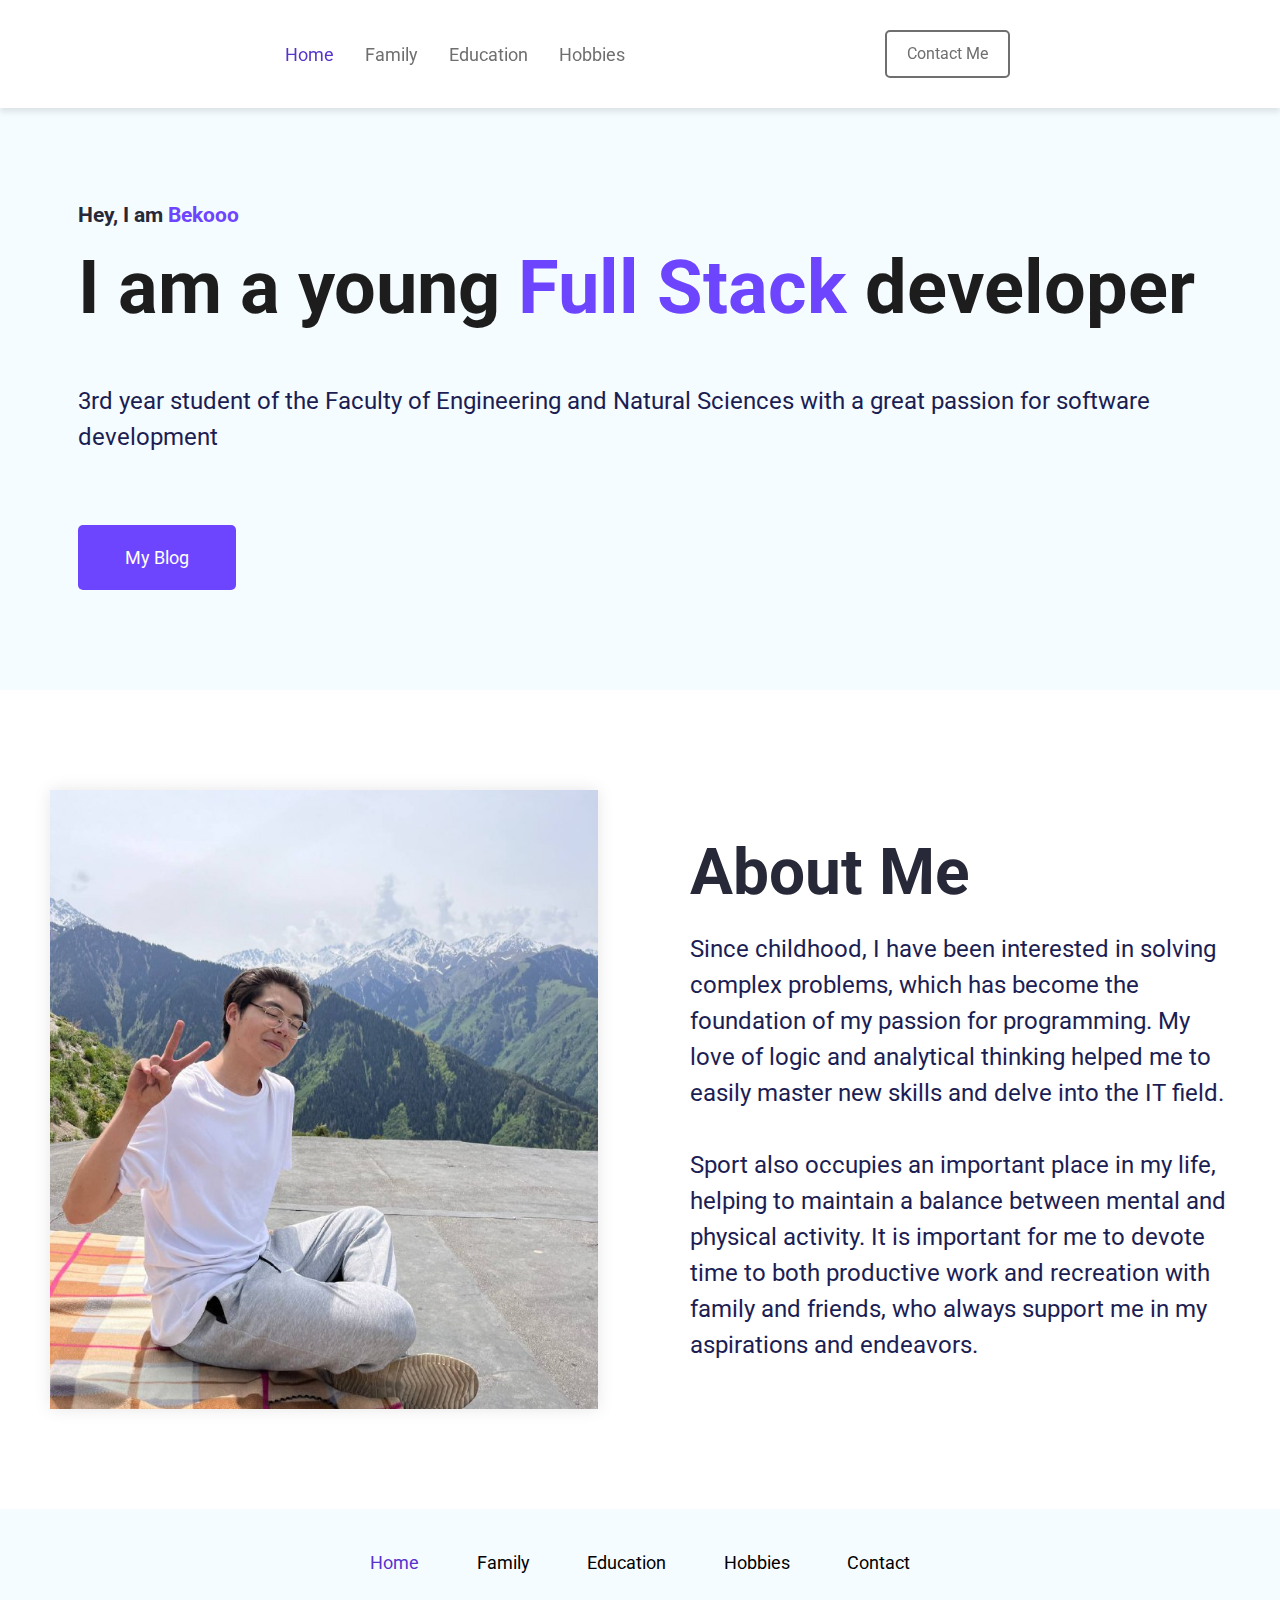
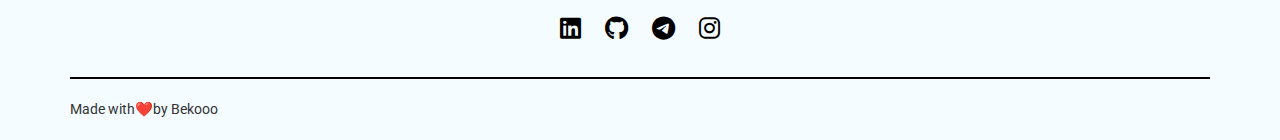
<file: index.html>
<!DOCTYPE html>
<html lang="en">
<head>
    <meta charset="UTF-8">
    <meta name="viewport" content="width=device-width, initial-scale=1.0">
    <link rel="preconnect" href="https://fonts.googleapis.com">
    <link rel="preconnect" href="https://fonts.gstatic.com" crossorigin>
    <link href="https://fonts.googleapis.com/css2?family=Roboto:ital,wght@0,100;0,300;0,400;0,500;0,700;0,900;1,100;1,300;1,400;1,500;1,700;1,900&display=swap" rel="stylesheet">
    <link rel="stylesheet" href="styles/index.css">
    <link rel="stylesheet" href="https://cdnjs.cloudflare.com/ajax/libs/font-awesome/6.0.0-beta3/css/all.min.css">
    <title>About me</title>
</head>
<body>
    <header>
        <div class="header-container">
            <div class="nav-container">
                <nav class="nav">
                    <div class="burger">
                        <div class="line"></div>
                        <div class="line"></div>
                        <div class="line"></div>
                    </div>
                    <ul class="nav-links">
                        <li><a style="color: #5633cc;" href="index.html">Home</a></li>
                        <li><a href="family.html">Family</a></li>
                        <li><a href="education.html">Education</a></li>
                        <li><a href="hobbies.html">Hobbies</a></li>
                    </ul>
                    <a href="contact.html" class="contact-button">Contact Me</a>
                </nav>
            </div>
            <div class="intro-section">
                <h3>Hey, I am <span class="highlight">Bekooo</span></h3>
                <h1>I am a young <span class="highlight">Full Stack</span> developer</h1>
                <p>3rd year student of the Faculty of Engineering and Natural Sciences with a great passion for software development</p>
                <a href="https://t.me/BekosRoom" target="_blank" class="blog-button">My Blog</a>
            </div>
        </div>
    </header>

    <!-- ABOUT ME -->
    <section>
        <div class="section1-container">
            <div class="image-placeholder"></div>
            <div class="about-text">
                <h1>About Me</h1>
                <p>
                    Since childhood, I have been interested in solving complex problems, which has become the foundation of my passion for programming. My love of logic and analytical thinking helped me to easily master new skills and delve into the IT field. <br><br>
                    Sport also occupies an important place in my life, helping to maintain a balance between mental and physical activity. It is important for me to devote time to both productive work and recreation with family and friends, who always support me in my aspirations and endeavors.
                </p>
            </div>
        </div>
    </section>

    <!-- FOOTER -->
    <footer>
        <div class="footer-container">
            <nav class="footer-nav">
                <a style="color: #5633cc;" href="index.html">Home</a>
                <a href="family.html">Family</a>
                <a href="education.html">Education</a>
                <a href="hobbies.html">Hobbies</a>
                <a href="contact.html">Contact</a>
            </nav>
    
            <div class="social-media">
                <a href="https://www.linkedin.com/in/bekzhan-toktamyssov-635205290" target="_blank"><i class="fab fa-linkedin"></i></a>
                <a href="https://github.com/Bekomeow" target="_blank"><i class="fab fa-github"></i></a>
                <a href="https://t.me/toktamyssoff" target="_blank"><i class="fab fa-telegram"></i></a>
                <a href="https://www.instagram.com/toktamyssoff/profilecard/?igsh=OXo2OHhnY296ZXZj" target="_blank"><i class="fab fa-instagram"></i></a>
            </div>

            <div class="footer-line"></div>
    
            <p class="footer-credit">Made with <span>❤️</span> by Bekooo</p>

        </div>
    </footer>
</body>
</html>
</file>
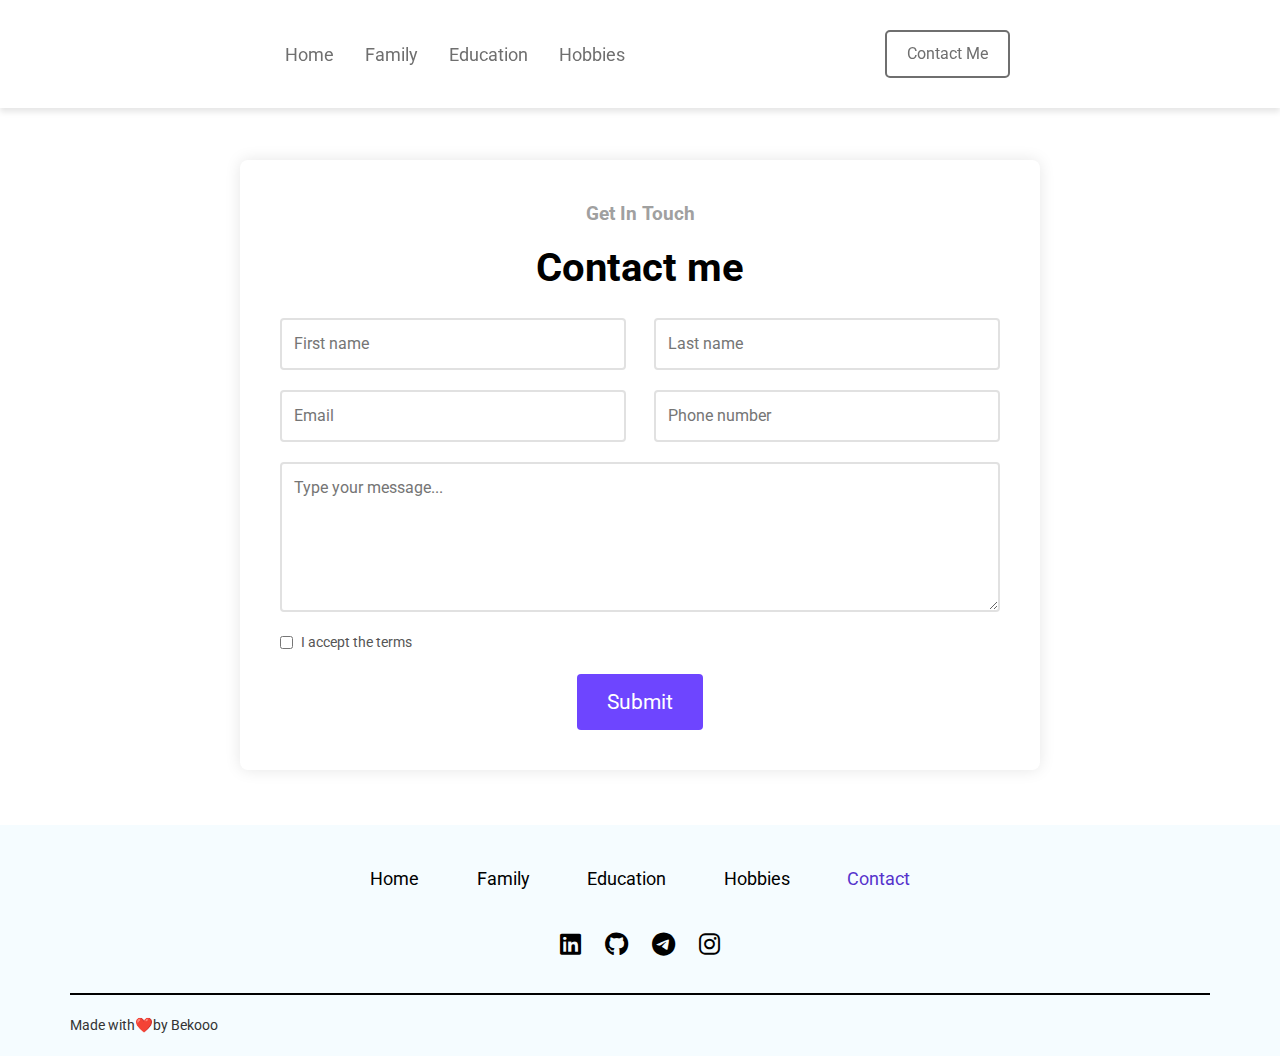
<file: contact.html>
<!DOCTYPE html>
<html lang="en">
<head>
    <meta charset="UTF-8">
    <meta name="viewport" content="width=device-width, initial-scale=1.0">
    <link rel="preconnect" href="https://fonts.googleapis.com">
    <link rel="preconnect" href="https://fonts.gstatic.com" crossorigin>
    <link href="https://fonts.googleapis.com/css2?family=Roboto:ital,wght@0,100;0,300;0,400;0,500;0,700;0,900;1,100;1,300;1,400;1,500;1,700;1,900&display=swap" rel="stylesheet">
    <link rel="stylesheet" href="styles/contact.css">
    <link rel="stylesheet" href="https://cdnjs.cloudflare.com/ajax/libs/font-awesome/6.0.0-beta3/css/all.min.css">
    <title>Contact</title>
</head>
<body>
    <header>
        <div class="nav-container">
            <nav class="nav">
                <div class="burger">
                    <div class="line"></div>
                    <div class="line"></div>
                    <div class="line"></div>
                </div>
                <ul class="nav-links">
                    <li><a href="index.html">Home</a></li>
                    <li><a href="family.html">Family</a></li>
                    <li><a href="education.html">Education</a></li>
                    <li><a href="hobbies.html">Hobbies</a></li>
                </ul>
                <a href="contact.html" class="contact-button">Contact Me</a>
            </nav>
        </div>
    </header>

    <section class="contact-section">
        <div class="contact-container">
            <h3>Get In Touch</h3>
            <h1>Contact me</h1>
            <form class="contact-form">
                <div class="form-group">
                    <input type="text" name="first_name" placeholder="First name" required>
                    <input type="text" name="last_name" placeholder="Last name" required>
                </div>
                <div class="form-group">
                    <input type="email" name="email" placeholder="Email" required>
                    <input type="tel" name="phone" placeholder="Phone number">
                </div>
                <div class="form-group">
                    <textarea name="message" placeholder="Type your message..." required></textarea>
                </div>
                <div class="terms">
                    <input type="checkbox" id="terms" name="terms" required>
                    <label for="terms">I accept the terms</label>
                </div>
                <button type="submit">Submit</button>
            </form>
        </div>
    </section>

    <!-- FOOTER -->
    <footer>
        <div class="footer-container">
            <nav class="footer-nav">
                <a href="index.html">Home</a>
                <a href="family.html">Family</a>
                <a href="education.html">Education</a>
                <a href="hobbies.html">Hobbies</a>
                <a style="color: #5633cc;" href="contact.html">Contact</a>
            </nav>
    
            <div class="social-media">
                <a href="https://www.linkedin.com/in/bekzhan-toktamyssov-635205290" target="_blank"><i class="fab fa-linkedin"></i></a>
                <a href="https://github.com/Bekomeow" target="_blank"><i class="fab fa-github"></i></a>
                <a href="https://t.me/toktamyssoff" target="_blank"><i class="fab fa-telegram"></i></a>
                <a href="https://www.instagram.com/toktamyssoff/profilecard/?igsh=OXo2OHhnY296ZXZj" target="_blank"><i class="fab fa-instagram"></i></a>
            </div>

            <div class="footer-line"></div>
    
            <p class="footer-credit">Made with <span>❤️</span> by Bekooo</p>

        </div>
    </footer>
</body>
</html>
</file>
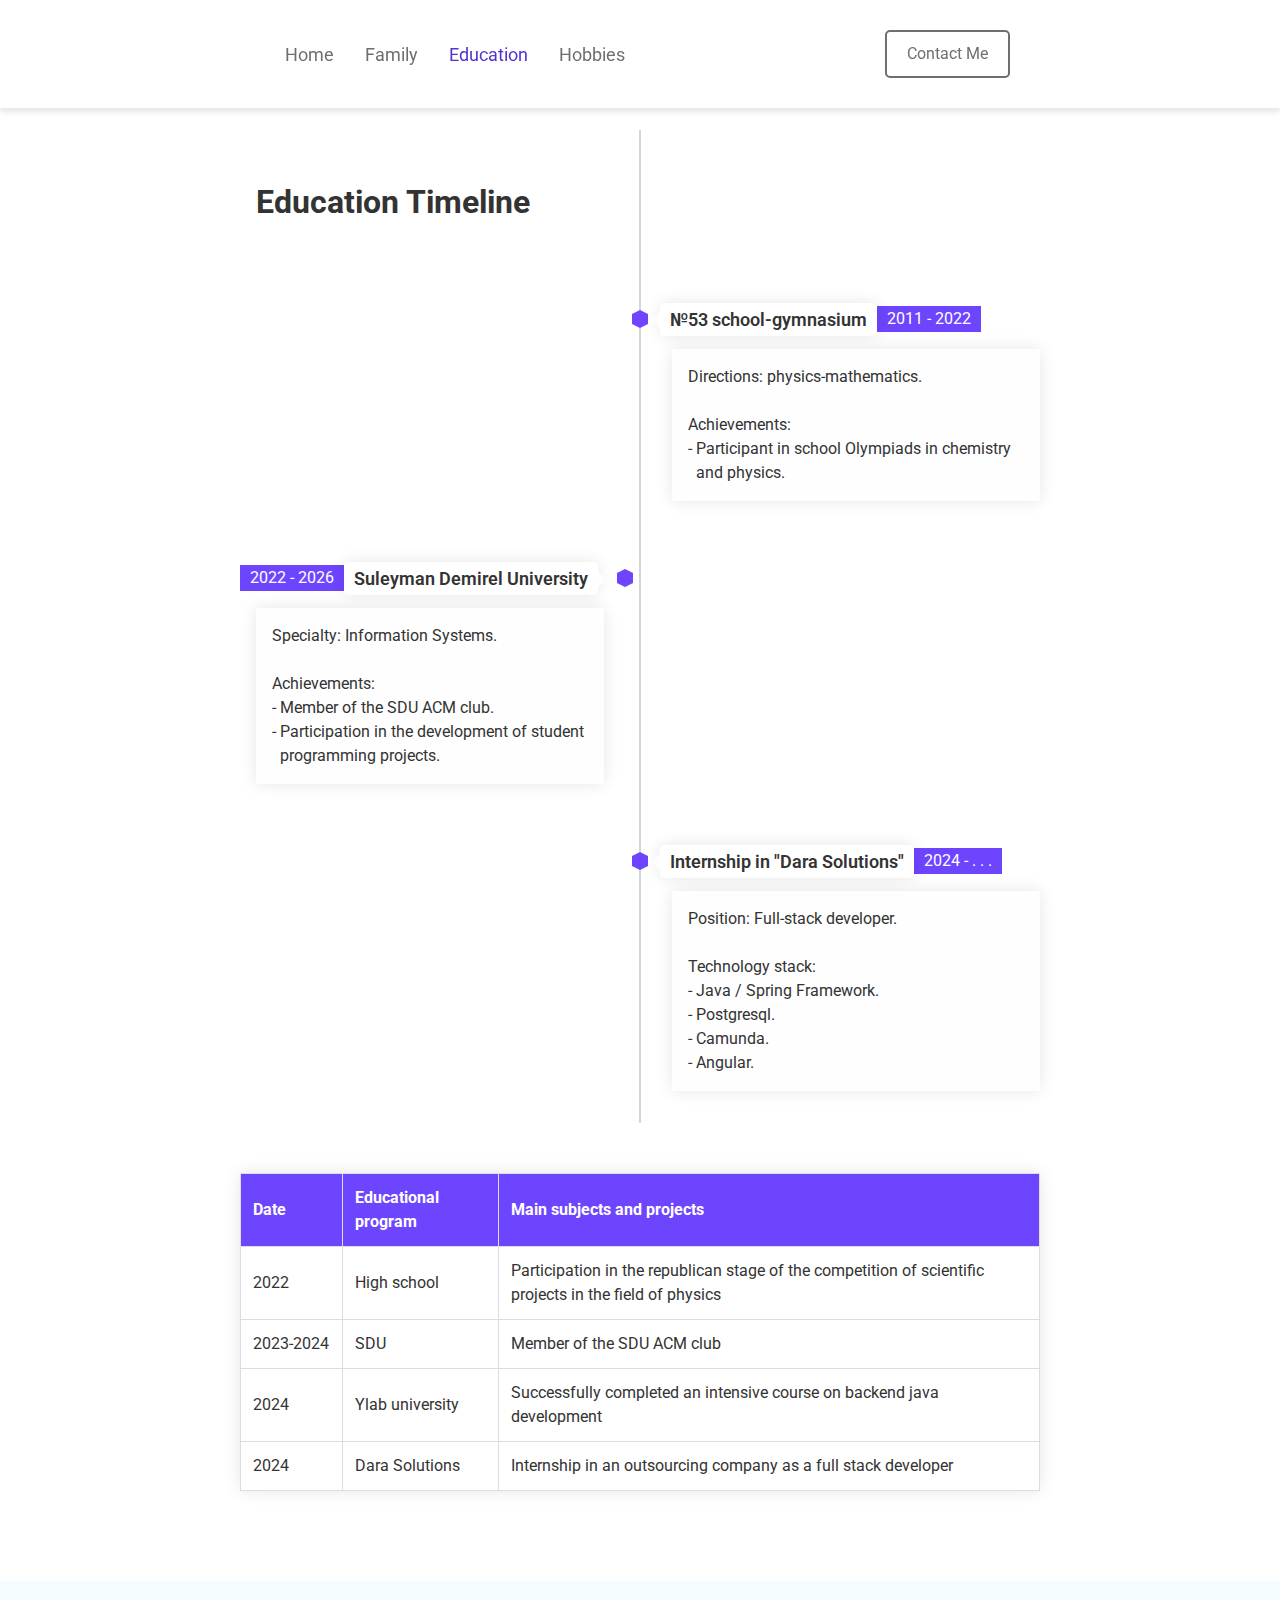
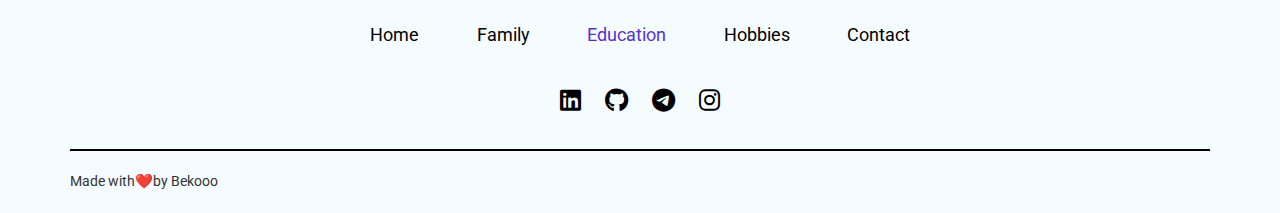
<file: education.html>
<!DOCTYPE html>
<html lang="en">
<head>
    <meta charset="UTF-8">
    <meta name="viewport" content="width=device-width, initial-scale=1.0">
    <link rel="preconnect" href="https://fonts.googleapis.com">
    <link rel="preconnect" href="https://fonts.gstatic.com" crossorigin>
    <link href="https://fonts.googleapis.com/css2?family=Roboto:ital,wght@0,100;0,300;0,400;0,500;0,700;0,900;1,100;1,300;1,400;1,500;1,700;1,900&display=swap" rel="stylesheet">
    <link rel="stylesheet" href="styles/education.css">
    <link rel="stylesheet" href="https://cdnjs.cloudflare.com/ajax/libs/font-awesome/6.0.0-beta3/css/all.min.css">
    <title>Education</title>
</head>
<body>
    <header>
        <div class="nav-container">
            <nav class="nav">
                <div class="burger">
                    <div class="line"></div>
                    <div class="line"></div>
                    <div class="line"></div>
                </div>
                <ul class="nav-links">
                    <li><a href="index.html">Home</a></li>
                    <li><a href="family.html">Family</a></li>
                    <li><a style="color: #5633cc;" href="education.html">Education</a></li>
                    <li><a href="hobbies.html">Hobbies</a></li>
                </ul>
                <a href="contact.html" class="contact-button">Contact Me</a>
            </nav>
        </div>
    </header>

    <!-- EDUCATION -->
    <section>
        <div class="education-container">
            <ul class="timeline">
                <li>
                    <h2>Education Timeline</h2>
                </li>
                <!-- Item 1 -->
                <li>
                    <div class="direction-r">
                        <div class="flag-wrapper">
                            <span class="hexa"></span>
                            <span class="flag">№53 school-gymnasium</span>
                            <span class="time-wrapper"><span class="time">2011 - 2022</span></span>
                        </div>
                        <div class="desc">
                            Directions: physics-mathematics.<br><br>
                            Achievements:<br>
                            - Participant in school Olympiads in chemistry &nbsp;&nbsp;and physics.
                        </div>
                    </div>
                </li>
              
                <!-- Item 2 -->
                <li>
                    <div class="direction-l">
                        <div class="flag-wrapper">
                            <span class="hexa"></span>
                            <span class="flag">Suleyman Demirel University</span>
                            <span class="time-wrapper"><span class="time">2022 - 2026</span></span>
                        </div>
                        <div class="desc">
                            Specialty: Information Systems.<br><br>
                            Achievements:<br>
                            - Member of the SDU ACM club.<br>
                            - Participation in the development of student &nbsp;&nbsp;programming projects.
                        </div>
                    </div>
                </li>
              
                <!-- Item 3 -->
                <li>
                    <div class="direction-r">
                        <div class="flag-wrapper">
                            <span class="hexa"></span>
                            <span class="flag">Internship in "Dara Solutions"</span>
                            <span class="time-wrapper"><span class="time">2024 - . . .</span></span>
                        </div>
                        <div class="desc">
                            Position: Full-stack developer.<br><br>
                            Technology stack:<br>
                            - Java / Spring Framework.<br>
                            - Postgresql.<br>
                            - Camunda.<br>
                            - Angular.
                        </div>
                    </div>
                </li>
            </ul>
        </div>
    </section>

    <section>
        <div class="table-container">
            <table >
                <thead>
                    <tr>
                        <th class="th-date">Date</th>
                        <th>Educational program</th>
                        <th>Main subjects and projects</th>
                    </tr>
                </thead>
                <tbody>
                    <tr>
                        <td>2022</td>
                        <td>High school</td>
                        <td>Participation in the republican stage of the competition of scientific projects in the field of physics</td>
                    </tr>
                    <tr>
                        <td>2023-2024</td>
                        <td>SDU</td>
                        <td>Member of the SDU ACM club</td>
                    </tr>
                    <tr>
                        <td>2024</td>
                        <td>Ylab university</td>
                        <td>Successfully completed an intensive course on backend java development</td>
                    </tr>
                    <tr>
                        <td>2024</td>
                        <td>Dara Solutions</td>
                        <td>Internship in an outsourcing company as a full stack developer</td>
                    </tr>
                </tbody>
            </table>
        </div>
    </section>

    <!-- FOOTER -->
    <footer>
        <div class="footer-container">
            <nav class="footer-nav">
                <a href="index.html">Home</a>
                <a href="family.html">Family</a>
                <a style="color: #5633cc;" href="education.html">Education</a>
                <a href="hobbies.html">Hobbies</a>
                <a href="contact.html">Contact</a>
            </nav>
    
            <div class="social-media">
                <a href="https://www.linkedin.com/in/bekzhan-toktamyssov-635205290" target="_blank"><i class="fab fa-linkedin"></i></a>
                <a href="https://github.com/Bekomeow" target="_blank"><i class="fab fa-github"></i></a>
                <a href="https://t.me/toktamyssoff" target="_blank"><i class="fab fa-telegram"></i></a>
                <a href="https://www.instagram.com/toktamyssoff/profilecard/?igsh=OXo2OHhnY296ZXZj" target="_blank"><i class="fab fa-instagram"></i></a>
            </div>

            <div class="footer-line"></div>
    
            <p class="footer-credit">Made with <span>❤️</span> by Bekooo</p>

        </div>
    </footer>
</body>
</html>
</file>
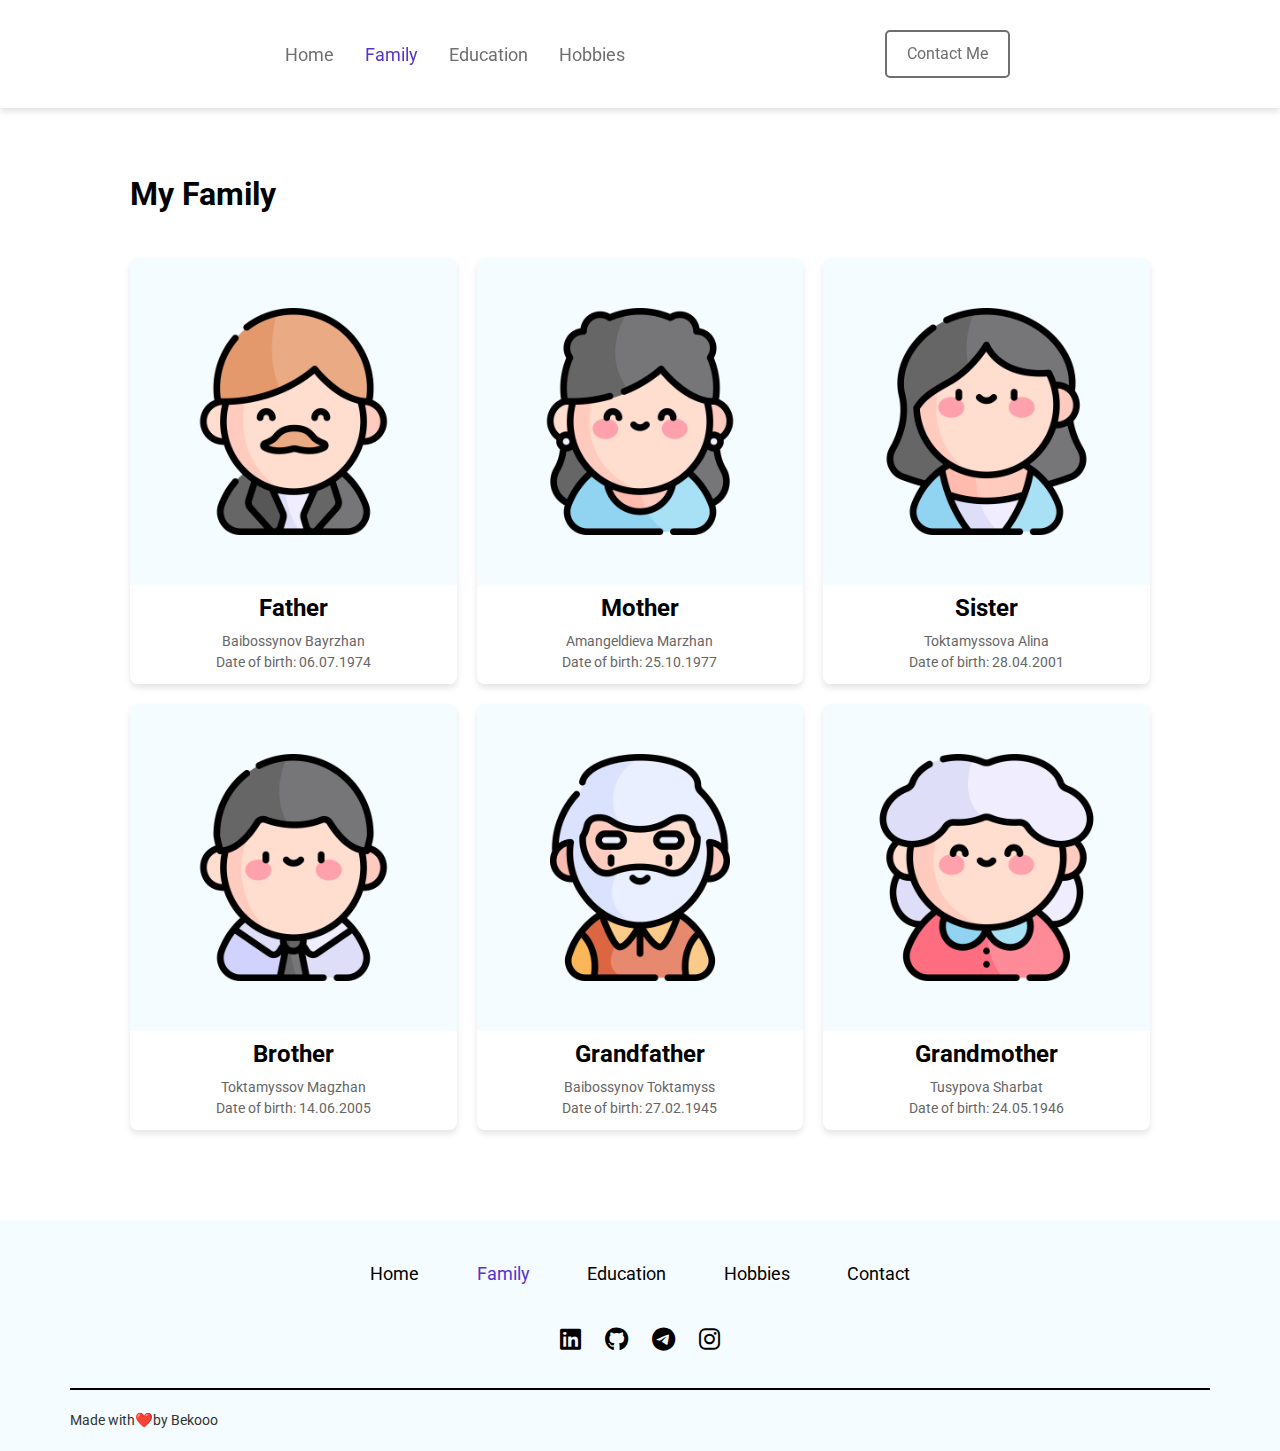
<file: family.html>
<!DOCTYPE html>
<html lang="en">
<head>
    <meta charset="UTF-8">
    <meta name="viewport" content="width=device-width, initial-scale=1.0">
    <link rel="preconnect" href="https://fonts.googleapis.com">
    <link rel="preconnect" href="https://fonts.gstatic.com" crossorigin>
    <link href="https://fonts.googleapis.com/css2?family=Roboto:ital,wght@0,100;0,300;0,400;0,500;0,700;0,900;1,100;1,300;1,400;1,500;1,700;1,900&display=swap" rel="stylesheet">
    <link rel="stylesheet" href="styles/family.css">
    <link rel="stylesheet" href="https://cdnjs.cloudflare.com/ajax/libs/font-awesome/6.0.0-beta3/css/all.min.css">
    <title>Family</title>
</head>
<body>
    <header>
        <div class="nav-container">
            <nav class="nav">
                <div class="burger">
                    <div class="line"></div>
                    <div class="line"></div>
                    <div class="line"></div>
                </div>
                <ul class="nav-links">
                    <li><a href="index.html">Home</a></li>
                    <li><a style="color: #5633cc;" href="family.html">Family</a></li>
                    <li><a href="education.html">Education</a></li>
                    <li><a href="hobbies.html">Hobbies</a></li>
                </ul>
                <a href="contact.html" class="contact-button">Contact Me</a>
            </nav>
        </div>
    </header>

    <!-- FAMILY SECTION-->
    <section>
        <div class="section1-container">
            <h2>My Family</h2>
            <div class="family-container">
                <div class="family-member">
                    <img src="images/family_images/father.png" alt="Father">
                    <div class="info-container">
                        <h3>Father</h3>
                        <p>Baibossynov Bayrzhan<br> Date of birth: 06.07.1974</p>
                    </div>
                </div>
                <div class="family-member">
                    <img src="images/family_images/mother.png" alt="Father">
                    <div class="info-container">
                        <h3>Mother</h3>
                        <p>Amangeldieva Marzhan<br> Date of birth: 25.10.1977</p>
                    </div>
                </div>
                <div class="family-member">
                    <img src="images/family_images/sister.png" alt="Father">
                    <div class="info-container">
                        <h3>Sister</h3>
                        <p>Toktamyssova Alina<br> Date of birth: 28.04.2001</p>
                    </div>
                </div>
                <div class="family-member">
                    <img src="images/family_images/brother.png" alt="Father">
                    <div class="info-container">
                        <h3>Brother</h3>
                        <p>Toktamyssov Magzhan<br> Date of birth: 14.06.2005</p>
                    </div>
                </div>
                <div class="family-member">
                    <img src="images/family_images/grandpa.png" alt="Father">
                    <div class="info-container">
                        <h3>Grandfather</h3>
                        <p>Baibossynov Toktamyss<br> Date of birth: 27.02.1945</p>
                    </div>
                </div>
                <div class="family-member">
                    <img src="images/family_images/grandmother.png" alt="Father">
                    <div class="info-container">
                        <h3>Grandmother</h3>
                        <p>Tusypova Sharbat<br> Date of birth: 24.05.1946</p>
                    </div>
                </div>
            </div>
        </div>
    </section>

    <!-- FOOTER -->
    <footer>
        <div class="footer-container">
            <nav class="footer-nav">
                <a href="index.html">Home</a>
                <a style="color: #5633cc;" href="family.html">Family</a>
                <a href="education.html">Education</a>
                <a href="hobbies.html">Hobbies</a>
                <a href="contact.html">Contact</a>
            </nav>
    
            <div class="social-media">
                <a href="https://www.linkedin.com/in/bekzhan-toktamyssov-635205290" target="_blank"><i class="fab fa-linkedin"></i></a>
                <a href="https://github.com/Bekomeow" target="_blank"><i class="fab fa-github"></i></a>
                <a href="https://t.me/toktamyssoff" target="_blank"><i class="fab fa-telegram"></i></a>
                <a href="https://www.instagram.com/toktamyssoff/profilecard/?igsh=OXo2OHhnY296ZXZj" target="_blank"><i class="fab fa-instagram"></i></a>
            </div>

            <div class="footer-line"></div>
    
            <p class="footer-credit">Made with <span>❤️</span> by Bekooo</p>

        </div>
    </footer>
</body>
</html>
</file>
<file: styles/index.css>
/*
  1. Use a more-intuitive box-sizing model.
*/
*, *::before, *::after {
    box-sizing: border-box;
    
}

/*
  2. Remove default margin
*/
* {
  margin: 0;
  padding: 0;
  box-sizing: border-box;
}
  
/*
  Typographic tweaks!
  3. Add accessible line-height
  4. Improve text rendering
*/
body {
  line-height: 1.5;
  -webkit-font-smoothing: antialiased;
}

/*
  5. Improve media defaults
*/
img, picture, video, canvas, svg {
  display: block;
  max-width: 100%;
}

/*
  6. Remove built-in form typography styles
*/
input, button, textarea, select {
  font: inherit;
}

/*
  7. Avoid text overflows
*/
p, h1, h2, h3, h4, h5, h6 {
  overflow-wrap: break-word;
}
button{
  border: none;
  cursor: pointer;
}

/*
  8. Create a root stacking context
*/
#root, #__next {
  isolation: isolate;
}

/* list */
ul,ol {
  list-style: none;
  padding-left: 0;
} 


/* FOR HEADER */

body {
  font-family: Roboto;
}

.header-container {
  text-align: center;
  background-color: #F5FCFF;
  padding-bottom: 50px;
  padding-top: 100px;
}

.nav-container {
  position: fixed;
  top: 0;
  display: flex;
  justify-content: center;
  width: 100%;
  background-color: #ffff;
  box-shadow: 0 4px 6px rgba(0, 0, 0, 0.1);
}

.nav {
  display: flex;
  justify-content: space-between;
  align-items: center;
  width: 50%;
  width: 800px;
  padding: 30px;
}

.burger {
  display: none;
}

.line {
  height: 1px;
  width: 20px;
  border: #000 solid 2px;
  margin: 5px;
}

.nav-links {
  list-style-type: none;
  display: flex;
  justify-content: space-between;
  width: 50%; 
  margin-right: 50px;
}

.nav-links li {
  margin: 0 15px;
}

.nav-links a {
  text-decoration: none;
  font-size: 18px;
  color: #6f6f6f;
  transition: color 0.5s ease;
}

.nav-links a:hover {
  color: #5633cc;
}

.contact-button {
  padding: 10px 20px;
  font-size: 16px;
  color: #6f6f6f;
  border: 2px solid #6f6f6f;
  text-decoration: none;
  border-radius: 5px;
  transition: background-color 0.5s ease;
}

.contact-button:hover {
  background-color: #F5FCFF;
  color: #6f6f6f;
}


.intro-section {
  display: flex;
  flex-direction: column;
  text-align: left;
  align-items: flex-start; /* Align all items to the left */
  justify-content: center; /* Optional: vertically center if needed */
  max-width: 1225px; /* Limit the width for readability */
  margin: 0 auto;
  margin-top: 50px;
  padding: 50px 50px;
}

.intro-section h3 {
  font-size: 21px;
  color: #282938;
}

.intro-section h1 {
  font-size: 74px;
  color: #1d1d1d;
  margin-bottom: 40px;
}

.highlight {
  color: #6e45ff;
}

.intro-section p {
  font-size: 24px;
  color: #1C1E53;
  margin-bottom: 40px;
}

.blog-button {
  margin-top: 30px;
  padding: 19px 47px;
  font-size: 18px;
  background-color: #6e45ff;
  color: #fff;
  text-decoration: none;
  border-radius: 5px;
  transition: background-color 0.5s ease;
}

.blog-button:hover {
  background-color: #5633cc;
}

@media (max-width: 1050px) {
  .section1-container {
    flex-direction: column;
    align-items: center;
  }

  .image-placeholder {
    margin-right: 0px !important;
    margin-bottom: 40px;
  }

  .about-text {
    width: 75% !important;
  }
}

@media (max-width: 900px) {
  .intro-section h1 {
    font-size: 64px;
    margin-bottom: 35px;
  }

  .intro-section p {
    font-size: 20px;
    margin-bottom: 35px;
  }

  .blog-button {
    margin-top: 25px;
    font-size: 17px;
    padding: 18px 44px;
  }

  .about-text {
    width: 80% !important;
  }

  .about-text h1 {
    font-size: 40px !important;
  }

  .about-text p {
    font-size: 20px !important;
  }
}

@media (max-width: 800px) {
  .intro-section h1 {
    font-size: 54px;
    margin-bottom: 30px;
  }

  .intro-section h3 {
    font-size: 20px;
  }

  .intro-section p {
    font-size: 17px;
    margin-bottom: 30px;
  }

  .blog-button {
    margin-top: 20px;
    font-size: 16px;
    padding: 17px 41px;
  }

  .about-text {
    width: 85% !important;
  }

  .image-placeholder {
    width: 549px !important;
    height: 569px !important;
  }
}

@media (max-width: 700px) {
  .about-text {
    width: 90% !important;
  }

  .image-placeholder {
    width: 499px !important;
    height: 519px !important;
  }
}

@media (max-width: 600px) {
  .intro-section h1 {
    font-size: 44px;
    margin-bottom: 25px;
  }

  .intro-section h3 {
    font-size: 19px;
  }

  .intro-section p {
    font-size: 15px;
    margin-bottom: 25px;
  }

  .blog-button {
    margin-top: 15px;
    font-size: 15px;
    padding: 16px 39px;
  }

  .nav-links {
    display: none;
  }

  .burger {
    display: block;
  }

  .about-text {
    width: 95% !important;
  }

  .image-placeholder {
    width: 100% !important;
    height: 469px !important;
  }
}

@media (max-width: 450px) {
  .intro-section h1 {
    font-size: 34px;
    margin-bottom: 22px;
  }

  .intro-section h3 {
    font-size: 17px;
  }

  .intro-section p {
    font-size: 13px;
    margin-bottom: 22px;
  }

  .blog-button {
    margin-top: 20px;
    font-size: 14px;
    padding: 15px 35px;
  }

  .image-placeholder {
    width: 100% !important;
    height: 380px !important;
  }
}


/* FOR ABOUT ME */

.section1-container {
  display: flex;
  justify-content: center;
  text-align: center;
  background-color: #ffff;
  padding: 50px 50px;
  max-width: 1920px;
  margin: 50px auto;
}

.image-placeholder {
  width: 599px;
  height: 619px;
  background: url("/images/index_images/index.png");
  background-repeat: no-repeat;
  background-size: cover;
  background-color: transparent;
  margin-right: 92px;
  box-shadow: 0 0 16px rgba(0, 0, 0, 0.1);
}

.about-text {
  display: flex;
  flex-direction: column;
  text-align: left;
  align-items: flex-start; 
  justify-content: center; 
  max-width: 1016px;
  width: 50%;
}

.about-text h1 {
  font-size: 64px;
  line-height: 120%;
  text-align: center;
  color: #282938;
  margin-bottom: 20px;
}

.about-text p {
  width: 100%;
  font-size: 24px;
  line-height: 150%;
  color: #1C1E53;
}


/* FOR FOOTER */

footer {
  background-color: #F5FCFF;
  padding: 20px;
  padding-bottom: 0;
  text-align: center;
}

.footer-container {
  flex-direction: column;
  justify-content: center;
  align-items: center;
  max-width: 1920px;
  margin-top: 20px;
  padding: 0 50px;
  padding-bottom: 20px;
}

.footer-nav {
  display: flex;
  justify-content: space-between;
  align-items: center;
  max-width: 540px;
  margin: 0 auto;
  margin-bottom: 35px;
}

.footer-nav a {
  font-style: normal;
  font-size: 18px;
  line-height: 150%;
  color: #000000;
  flex: none;
  order: 3;
  flex-grow: 0;
  text-decoration: none;
  transition: color 0.5s ease;
}

.footer-nav a:hover {
  color: #5633cc;
}

.social-media {
  margin-bottom: 30px;
}

.social-media a {
  margin: 0 10px;
  font-size: 1.5em;
  color: #000;
}

.footer-line {
  height: 1px;
  border: 1px solid black;
}

.footer-credit {
  margin-top: 20px;
  font-size: 0.9em;
  color: #333;
  display: flex;
  text-align: left;
}

.footer-credit span {
  color: pink;
}


@media (min-width: 768px) {
  .footer-container {
      flex-direction: row;
      justify-content: space-between;
  }
}

@media (max-width: 767px) {
  .footer-nav {
      margin-bottom: 20px;
  }

  .footer-nav a {
      margin-bottom: 10px;
      font-size: 14px;
  }

  .social-media {
      margin-bottom: 20px;
  }

  .footer-nav {
    margin-bottom: 20px;
  }
}

@media (max-width: 490px) {
  .footer-nav a {
      margin-bottom: 10px;
      font-size: 10px;
  }
  
  .social-media a {
    font-size: 1em;
  }

  .social-media {
    margin-bottom: 10px;
  }

  .footer-nav {
    margin-bottom: 10px;
  }
}
</file>
<file: styles/contact.css>
/*
  1. Use a more-intuitive box-sizing model.
*/
*, *::before, *::after {
    box-sizing: border-box;
    
}

/*
  2. Remove default margin
*/
* {
  margin: 0;
  padding: 0;
  box-sizing: border-box;
}
  
/*
  Typographic tweaks!
  3. Add accessible line-height
  4. Improve text rendering
*/
body {
  line-height: 1.5;
  -webkit-font-smoothing: antialiased;
}

/*
  5. Improve media defaults
*/
img, picture, video, canvas, svg {
  display: block;
  max-width: 100%;
}

/*
  6. Remove built-in form typography styles
*/
input, button, textarea, select {
  font: inherit;
}

/*
  7. Avoid text overflows
*/
p, h1, h2, h3, h4, h5, h6 {
  overflow-wrap: break-word;
}
button{
  border: none;
  cursor: pointer;
}

/*
  8. Create a root stacking context
*/
#root, #__next {
  isolation: isolate;
}

/* list */
ul,ol {
  list-style: none;
  padding-left: 0;
} 


/* FOR HEADER */

body {
  font-family: Roboto;
}

.header-container {
  text-align: center;
  background-color: #F5FCFF;
  padding-bottom: 50px;
  padding-top: 100px;
}

.nav-container {
  position: fixed;
  top: 0;
  display: flex;
  justify-content: center;
  width: 100%;
  background-color: #ffff;
  box-shadow: 0 4px 6px rgba(0, 0, 0, 0.1);
  z-index: 1000;
}

.nav {
  display: flex;
  justify-content: space-between;
  align-items: center;
  width: 50%;
  width: 800px;
  padding: 30px;
}

.burger {
  display: none;
}

.line {
  height: 1px;
  width: 20px;
  border: #000 solid 2px;
  margin: 5px;
}

.nav-links {
  list-style-type: none;
  display: flex;
  justify-content: space-between;
  width: 50%; 
  margin-right: 50px;
}

.nav-links li {
  margin: 0 15px;
}

.nav-links a {
  text-decoration: none;
  font-size: 18px;
  color: #6f6f6f;
  transition: color 0.5s ease;
}

.nav-links a:hover {
  color: #5633cc;
}

.contact-button {
  padding: 10px 20px;
  font-size: 16px;
  color: #6f6f6f;
  border: 2px solid #6f6f6f;
  text-decoration: none;
  border-radius: 5px;
  transition: background-color 0.5s ease;
}

.contact-button:hover {
  background-color: #F5FCFF;
  color: #6f6f6f;
}


@media (max-width: 600px) {
  .nav-links {
    display: none;
  }

  .burger {
    display: block;
  }
}


/* FOR CONTACT */

.contact-section {
  padding: 40px 20px;
  text-align: center;
}

.contact-container {
  max-width: 800px;
  margin: 0 auto;
  margin-top: 120px;
  margin-bottom: 15px;
  background-color: white;
  padding: 40px;
  border-radius: 8px;
  box-shadow: 0 0 16px rgba(0, 0, 0, 0.1);
}

h3 {
  color: #a0a0a0;
  margin-bottom: 10px;
}

h1 {
  margin-bottom: 20px;
  font-size: 2.5rem;
}

.contact-form {
  display: flex;
  flex-direction: column;
}

.form-group {
  display: flex;
  flex-wrap: wrap;
  justify-content: space-between;
  margin-bottom: 20px;
}

.form-group input,
.form-group textarea {
  width: 48%;
  padding: 12px;
  border: 2px solid #e1e1e1;
  border-radius: 4px;
  font-size: 1rem;
  outline: none;
  transition: border-color 0.5s;
}

.form-group textarea {
  width: 100%;
  height: 150px;
}

.form-group input:focus,
.form-group textarea:focus {
  border-color: #6e45ff;
}

.form-group input:hover,
.form-group textarea:hover {
  /* border: 2px solid #5633cc; */
  box-shadow: 0 4px 6px #6e45ff;
}


.terms {
  margin-bottom: 20px;
  display: flex;
  align-items: center;
  text-align: left;
  justify-content: left;
  width: auto;
}

.terms label {
  margin-left: 8px;
  font-size: 0.9rem;
  color: #555;
}

button {
  padding: 12px 30px;
  background-color: #6e45ff;
  color: white;
  border: none;
  border-radius: 4px;
  cursor: pointer;
  transition: background-color 0.5s;
  max-width: 170px;
  margin: 0 auto;
  font-style: normal;
  font-weight: 400;
  font-size: 21.3333px;
  line-height: 150%;
  flex: none;
  order: 0;
  flex-grow: 0;
}

button:hover {
  background-color: #5633cc;
}

/* Responsive styles */
@media (max-width: 768px) {
  .form-group input {
      width: 100%;
      margin-bottom: 10px;
  }
}


/* FOR FOOTER */

footer {
  background-color: #F5FCFF;
  padding: 20px;
  padding-bottom: 0;
  text-align: center;
}

.footer-container {
  flex-direction: column;
  justify-content: center;
  align-items: center;
  max-width: 1920px;
  margin-top: 20px;
  padding: 0 50px;
  padding-bottom: 20px;
}

.footer-nav {
  display: flex;
  justify-content: space-between;
  align-items: center;
  max-width: 540px;
  margin: 0 auto;
  margin-bottom: 35px;
}

.footer-nav a {
  font-style: normal;
  font-size: 18px;
  line-height: 150%;
  color: #000000;
  flex: none;
  order: 3;
  flex-grow: 0;
  text-decoration: none;
  transition: color 0.5s ease;
}

.footer-nav a:hover {
  color: #5633cc;
}

.social-media {
  margin-bottom: 30px;
}

.social-media a {
  margin: 0 10px;
  font-size: 1.5em;
  color: #000;
}

.footer-line {
  height: 1px;
  border: 1px solid black;
}

.footer-credit {
  margin-top: 20px;
  font-size: 0.9em;
  color: #333;
  display: flex;
  text-align: left;
}

.footer-credit span {
  color: pink;
}


@media (min-width: 768px) {
  .footer-container {
      flex-direction: row;
      justify-content: space-between;
  }
}

@media (max-width: 767px) {
  .footer-nav {
      margin-bottom: 20px;
  }

  .footer-nav a {
      margin-bottom: 10px;
      font-size: 14px;
  }

  .social-media {
      margin-bottom: 20px;
  }

  .footer-nav {
    margin-bottom: 20px;
  }
}

@media (max-width: 490px) {
  .footer-nav a {
      margin-bottom: 10px;
      font-size: 10px;
  }
  
  .social-media a {
    font-size: 1em;
  }

  .social-media {
    margin-bottom: 10px;
  }

  .footer-nav {
    margin-bottom: 10px;
  }
}
</file>
<file: styles/education.css>
/*
  1. Use a more-intuitive box-sizing model.
*/
*, *::before, *::after {
  box-sizing: border-box;
  
}

/*
2. Remove default margin
*/
* {
margin: 0;
padding: 0;
box-sizing: border-box;
}

/*
Typographic tweaks!
3. Add accessible line-height
4. Improve text rendering
*/
body {
line-height: 1.5;
-webkit-font-smoothing: antialiased;
}

/*
5. Improve media defaults
*/
img, picture, video, canvas, svg {
display: block;
max-width: 100%;
}

/*
6. Remove built-in form typography styles
*/
input, button, textarea, select {
font: inherit;
}

/*
7. Avoid text overflows
*/
p, h1, h2, h3, h4, h5, h6 {
overflow-wrap: break-word;
}
button{
border: none;
cursor: pointer;
}

/*
8. Create a root stacking context
*/
#root, #__next {
isolation: isolate;
}

/* list */
ul,ol {
list-style: none;
padding-left: 0;
} 


/* FOR HEADER */

body {
  font-family: Roboto;
}

.header-container {
  text-align: center;
  background-color: #F5FCFF;
  padding-bottom: 50px;
  padding-top: 100px;
}

.nav-container {
  position: fixed;
  top: 0;
  display: flex;
  justify-content: center;
  width: 100%;
  background-color: #ffff;
  box-shadow: 0 4px 6px rgba(0, 0, 0, 0.1);
  z-index: 1000;
}

.nav {
  display: flex;
  justify-content: space-between;
  align-items: center;
  width: 50%;
  width: 800px;
  padding: 30px;
}

.burger {
  display: none;
}

.line {
  height: 1px;
  width: 20px;
  border: #000 solid 2px;
  margin: 5px;
}

.nav-links {
  list-style-type: none;
  display: flex;
  justify-content: space-between;
  width: 50%; 
  margin-right: 50px;
}

.nav-links li {
  margin: 0 15px;
}

.nav-links a {
  text-decoration: none;
  font-size: 18px;
  color: #6f6f6f;
  transition: color 0.5s ease;
}

.nav-links a:hover {
  color: #5633cc;
}

.contact-button {
  padding: 10px 20px;
  font-size: 16px;
  color: #6f6f6f;
  border: 2px solid #6f6f6f;
  text-decoration: none;
  border-radius: 5px;
  transition: background-color 0.5s ease;
}

.contact-button:hover {
  background-color: #F5FCFF;
  color: #6f6f6f;
}


@media (max-width: 600px) {
  .nav-links {
    display: none;
  }

  .burger {
    display: block;
  }
}



/* FOR EDUCATION */

.education-container {
  margin-top: 130px;
  margin-bottom: 50px;
}

body {
  color: #333;
}

h2 {
  max-width: 250px;
  padding: 16px;
  font-size: 32px;
}

.hexa{
  border: 0px;
  float: left;
  text-align: center;
  height: 35px;
  width: 60px;
  font-size: 22px;
  background: #f0f0f0;
  color: #3c3c3c;
  position: relative;
  margin-top: 15px;
}

.hexa:before{
  content: ""; 
  position: absolute; 
  left: 0; 
  width: 0; 
  height: 0;
  border-bottom: 15px solid #f0f0f0;
  border-left: 30px solid transparent;
  border-right: 30px solid transparent;
  top: -15px;
}

.hexa:after{
  content: ""; 
  position: absolute; 
  left: 0; 
  width: 0; 
  height: 0;
  border-left: 30px solid transparent;
  border-right: 30px solid transparent;
  border-top: 15px solid #f0f0f0;
  bottom: -15px;
}

.timeline {
  position: relative;
  padding: 0;
  width: 100%;
  margin-top: 20px;
  list-style-type: none;
}

.timeline:before {
  position: absolute;
  left: 50%;
  top: 0;
  content: ' ';
  display: block;
  width: 2px;
  height: 100%;
  margin-left: -1px;
  background: rgb(213,213,213);
  z-index: 5;
}

.timeline li {
  padding: 2em 0;
}

.timeline .hexa{
  width: 16px;
  height: 10px;
  position: absolute;
  background: #6e45ff;
  z-index: 5;
  left: 0;
  right: 0;
  margin-left:auto;
  margin-right:auto;
  top: -30px;
  margin-top: 0;
}

.timeline .hexa:before {
  border-bottom: 4px solid #6e45ff;
  border-left-width: 8px;
  border-right-width: 8px;
  top: -4px;
}

.timeline .hexa:after {
  border-left-width: 8px;
  border-right-width: 8px;
  border-top: 4px solid #6e45ff;
  bottom: -4px;
}

.direction-l,
.direction-r {
  float: none;
  width: 100%;
  text-align: center;
}

.flag-wrapper {
  text-align: center;
  position: relative;
}

.flag {
  position: relative;
  display: inline;
  background: rgb(255,255,255);
  font-weight: 600;
  z-index: 15;
  padding: 6px 10px;
  text-align: left;
  border-radius: 5px;
}

.direction-l .flag:after,
.direction-r .flag:after {
  content: "";
  position: absolute;
  left: 50%;
  top: -15px;
  height: 0;
  width: 0;
  margin-left: -8px;
  border: solid transparent;
  border-bottom-color: rgb(255,255,255);
  border-width: 8px;
  pointer-events: none;
}

.direction-l .flag {
  box-shadow: -1px 1px 1px rgba(0,0,0,0.15), 0 0 1px rgba(0,0,0,0.15);
  box-shadow: 0 0 16px rgba(0, 0, 0, 0.1);
}

.direction-r .flag {
  box-shadow: 1px 1px 1px rgba(0,0,0,0.15), 0 0 1px rgba(0,0,0,0.15);
  box-shadow: 0 0 16px rgba(0, 0, 0, 0.1);
}

.time-wrapper {
  display: block;
  position: relative;
  margin: 4px 0 0 0;
  z-index: 14;
  line-height: 1em;
  vertical-align: middle;
  color: #fff;
}

.direction-l .time-wrapper {
  float: none;
}

.direction-r .time-wrapper {
  float: none;
}

.time {
  background: #6e45ff;
  display: inline-block;
  padding: 8px;
}

.desc {
  position: relative;
  margin: 1em 0 0 0;
  padding: 1em;
  background: rgb(254,254,254);
  -webkit-box-shadow: 0 0 1px rgba(0,0,0,0.50);
  -moz-box-shadow: 0 0 1px rgba(0,0,0,0.50);
  box-shadow: 0 0 1px rgba(0,0,0,0.50);
  z-index: 15;
}

.direction-l .desc,
.direction-r .desc {
  position: relative;
  margin: 1em 1em 0 1em;
  padding: 1em;
  z-index: 15;
  box-shadow: 0 0 16px rgba(0, 0, 0, 0.1);
}

@media(min-width: 768px){

  h2 {
    max-width: 350px;
  }

  .timeline {
    width: 660px;
    margin: 0 auto;
    margin-top: 20px;
  }

  .timeline li:after {
    content: "";
    display: block;
    height: 0;
    clear: both;
    visibility: hidden;
  }
  
  .timeline .hexa {
    left: -28px;
    right: auto;
    top: 8px;
  }

  .timeline .direction-l .hexa {
    left: auto;
    right: -28px;
  }

  .direction-l {
    position: relative;
    width: 310px;
    float: left;
    text-align: left;
  }

  .direction-r {
    position: relative;
    width: 310px;
    float: right;
    text-align: left;
  }

  .flag-wrapper {
    display: inline-block;
  }
  
  .flag {
    font-size: 18px;
  }

  .direction-l .flag:after {
    left: auto;
    right: -16px;
    top: 50%;
    margin-top: -8px;
    border: solid transparent;
    border-left-color: rgb(254,254,254);
    border-width: 8px;
  }

  .direction-r .flag:after {
    top: 50%;
    margin-top: -8px;
    border: solid transparent;
    border-right-color: rgb(254,254,254);
    border-width: 8px;
    left: -8px;
  }

  .time-wrapper {
    display: inline;
    vertical-align: middle;
    margin: 0;
  }

  .direction-l .time-wrapper {
    float: left;
  }

  .direction-r .time-wrapper {
    float: right;
  }

  .time {
    padding: 5px 10px;
  }

  .direction-r .desc {
    margin: 1em 0 0 0.75em;
  }

}

@media(min-width: 992px){

  .timeline {
    width: 800px;
    margin: 0 auto;
    margin-top: 20px;
  }

  .timeline .direction-l .hexa {
    left: auto;
    right: -34.5px;
  }

  .direction-l {
    position: relative;
    width: 380px;
    float: left;
    text-align: left;
  }

  .direction-r {
    position: relative;
    width: 380px;
    float: right;
    text-align: left;
  }
}


/* FOR TABLE */

.table-container {
  max-width: 900px;
  margin: 0 auto;
  padding: 0 50px;
  margin-bottom: 90px;
}

.th-date {
  min-width: 102px;
}

table {
  width: 100%;
  border-collapse: collapse;
  margin: 20px 0;
  box-shadow: 0 0 16px rgba(0, 0, 0, 0.1);
}

table, th, td {
  border: 1px solid #ddd;
  text-align: left;
}

th, td {
  padding: 12px;
}

th {
  color: #ffff;
  background-color: #6e45ff;
}


@media (max-width: 525px) {
  .table-container{
    padding: 0 20px;
  }
}

@media (max-width: 429px) {
  th, td {
    padding: 8px;
  }
  
  th, td * {
    font-size: 13px;
  }
}


/* FOR FOOTER */

footer {
  background-color: #F5FCFF;
  padding: 20px;
  padding-bottom: 0;
  text-align: center;
}

.footer-container {
  flex-direction: column;
  justify-content: center;
  align-items: center;
  max-width: 1920px;
  margin-top: 20px;
  padding: 0 50px;
  padding-bottom: 20px;
}

.footer-nav {
  display: flex;
  justify-content: space-between;
  align-items: center;
  max-width: 540px;
  margin: 0 auto;
  margin-bottom: 35px;
}

.footer-nav a {
  font-style: normal;
  font-size: 18px;
  line-height: 150%;
  color: #000000;
  flex: none;
  order: 3;
  flex-grow: 0;
  text-decoration: none;
  transition: color 0.5s ease;
}

.footer-nav a:hover {
  color: #5633cc;
}

.social-media {
  margin-bottom: 30px;
}

.social-media a {
  margin: 0 10px;
  font-size: 1.5em;
  color: #000;
}

.footer-line {
  height: 1px;
  border: 1px solid black;
}

.footer-credit {
  margin-top: 20px;
  font-size: 0.9em;
  color: #333;
  display: flex;
  text-align: left;
}

.footer-credit span {
  color: pink;
}


@media (min-width: 768px) {
  .footer-container {
      flex-direction: row;
      justify-content: space-between;
  }
}

@media (max-width: 767px) {
  .footer-nav {
      margin-bottom: 20px;
  }

  .footer-nav a {
      margin-bottom: 10px;
      font-size: 14px;
  }

  .social-media {
      margin-bottom: 20px;
  }

  .footer-nav {
    margin-bottom: 20px;
  }
}

@media (max-width: 490px) {
  .footer-nav a {
      margin-bottom: 10px;
      font-size: 10px;
  }
  
  .social-media a {
    font-size: 1em;
  }

  .social-media {
    margin-bottom: 10px;
  }

  .footer-nav {
    margin-bottom: 10px;
  }
}
</file>
<file: styles/family.css>
/*
  1. Use a more-intuitive box-sizing model.
*/
*, *::before, *::after {
    box-sizing: border-box;
    
}

/*
  2. Remove default margin
*/
* {
  margin: 0;
  padding: 0;
  box-sizing: border-box;
}
  
/*
  Typographic tweaks!
  3. Add accessible line-height
  4. Improve text rendering
*/
body {
  line-height: 1.5;
  -webkit-font-smoothing: antialiased;
}

/*
  5. Improve media defaults
*/
img, picture, video, canvas, svg {
  display: block;
  max-width: 100%;
}

/*
  6. Remove built-in form typography styles
*/
input, button, textarea, select {
  font: inherit;
}

/*
  7. Avoid text overflows
*/
p, h1, h2, h3, h4, h5, h6 {
  overflow-wrap: break-word;
}
button{
  border: none;
  cursor: pointer;
}

/*
  8. Create a root stacking context
*/
#root, #__next {
  isolation: isolate;
}

/* list */
ul,ol {
  list-style: none;
  padding-left: 0;
} 


/* FOR HEADER */

body {
  font-family: Roboto;
}

.header-container {
  text-align: center;
  background-color: #F5FCFF;
  padding-bottom: 50px;
  padding-top: 100px;
}

.nav-container {
  position: fixed;
  top: 0;
  display: flex;
  justify-content: center;
  width: 100%;
  background-color: #ffff;
  box-shadow: 0 4px 6px rgba(0, 0, 0, 0.1);
}

.nav {
  display: flex;
  justify-content: space-between;
  align-items: center;
  width: 50%;
  width: 800px;
  padding: 30px;
}

.burger {
  display: none;
}

.line {
  height: 1px;
  width: 20px;
  border: #000 solid 2px;
  margin: 5px;
}

.nav-links {
  list-style-type: none;
  display: flex;
  justify-content: space-between;
  width: 50%; 
  margin-right: 50px;
}

.nav-links li {
  margin: 0 15px;
}

.nav-links a {
  text-decoration: none;
  font-size: 18px;
  color: #6f6f6f;
  transition: color 0.5s ease;
}

.nav-links a:hover {
  color: #5633cc;
}

.contact-button {
  padding: 10px 20px;
  font-size: 16px;
  color: #6f6f6f;
  border: 2px solid #6f6f6f;
  text-decoration: none;
  border-radius: 5px;
  transition: background-color 0.5s ease;
}

.contact-button:hover {
  background-color: #F5FCFF;
  color: #6f6f6f;
}


@media (max-width: 600px) {
  .nav-links {
    display: none;
  }

  .burger {
    display: block;
  }
}


/* FOR FAMILY */

body {
  margin: 0;
  padding: 0;
}

.section1-container {
  padding: 20px;
  text-align: center;
  max-width:1100px;
  margin: 0 auto;
  margin-top: 150px;
  margin-bottom: 50px;
}

h2 {
  font-size: 2em;
  margin-bottom: 20px;
  margin-left: 20px;
  display: flex;
  justify-content: left;
}

.family-container {
  display: grid;
  grid-template-columns: repeat(auto-fit, minmax(250px, 1fr));
  gap: 20px;
  padding: 20px;
}

.family-member {
  border-radius: 8px;
  box-shadow: 0 4px 6px rgba(0, 0, 0, 0.1);
  background-color: #F5FCFF;
}

.family-member h3 {
  margin-top: 0;
  font-size: 1.5em;
  padding: 5px;
}

.family-member p {
  color: #666;
  font-size: 0.9em;
  padding-bottom: 10px;
}

.family-member img {
  margin: 0 auto;
  padding: 50px;
}

.info-container {
  background-color: white;
  border-end-end-radius: 8px;
  border-end-start-radius: 8px;
}


/* FOR FOOTER */

footer {
  background-color: #F5FCFF;
  padding: 20px;
  padding-bottom: 0;
  text-align: center;
}

.footer-container {
  flex-direction: column;
  justify-content: center;
  align-items: center;
  max-width: 1920px;
  margin-top: 20px;
  padding: 0 50px;
  padding-bottom: 20px;
}

.footer-nav {
  display: flex;
  justify-content: space-between;
  align-items: center;
  max-width: 540px;
  margin: 0 auto;
  margin-bottom: 35px;
}

.footer-nav a {
  font-style: normal;
  font-size: 18px;
  line-height: 150%;
  color: #000000;
  flex: none;
  order: 3;
  flex-grow: 0;
  text-decoration: none;
  transition: color 0.5s ease;
}

.footer-nav a:hover {
  color: #5633cc;
}

.social-media {
  margin-bottom: 30px;
}

.social-media a {
  margin: 0 10px;
  font-size: 1.5em;
  color: #000;
}

.footer-line {
  height: 1px;
  border: 1px solid black;
}

.footer-credit {
  margin-top: 20px;
  font-size: 0.9em;
  color: #333;
  display: flex;
  text-align: left;
}

.footer-credit span {
  color: pink;
}


@media (min-width: 768px) {
  .footer-container {
      flex-direction: row;
      justify-content: space-between;
  }
}

@media (max-width: 767px) {
  .footer-nav {
      margin-bottom: 20px;
  }

  .footer-nav a {
      margin-bottom: 10px;
      font-size: 14px;
  }

  .social-media {
      margin-bottom: 20px;
  }

  .footer-nav {
    margin-bottom: 20px;
  }
}

@media (max-width: 490px) {
  .footer-nav a {
      margin-bottom: 10px;
      font-size: 10px;
  }
  
  .social-media a {
    font-size: 1em;
  }

  .social-media {
    margin-bottom: 10px;
  }

  .footer-nav {
    margin-bottom: 10px;
  }
}
</file>
